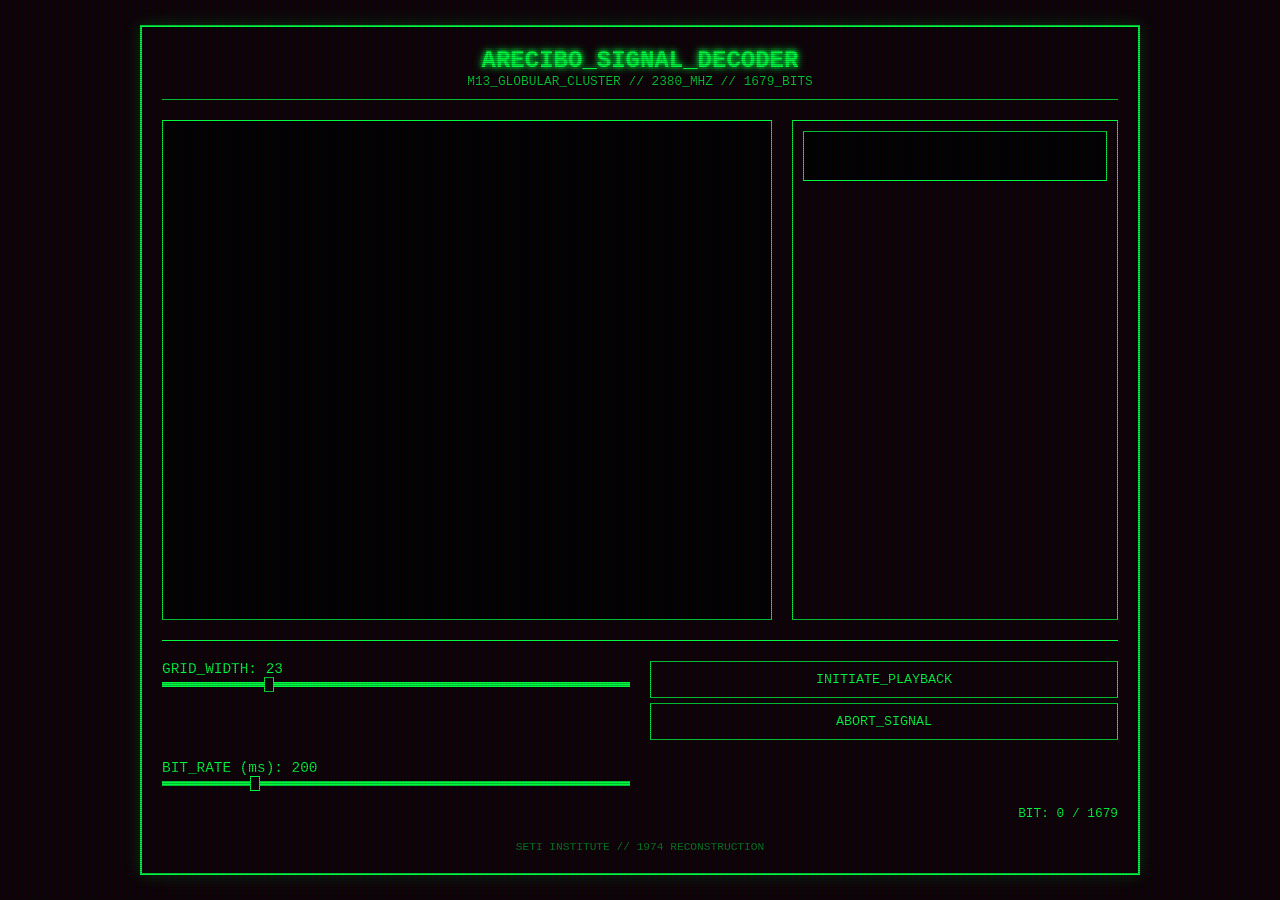
<file: index.html>
<!DOCTYPE html>
<html lang="en">
<head>
    <meta charset="UTF-8">
    <meta name="viewport" content="width=device-width, initial-scale=1.0">
    <title>Arecibo Audio Decoder</title>
    <link rel="stylesheet" href="style.css">
</head>
<body class="crt-effect">
    <div id="app">
        <header>
            <h1>ARECIBO_SIGNAL_DECODER</h1>
            <p class="subtitle">M13_GLOBULAR_CLUSTER // 2380_MHZ // 1679_BITS</p>
        </header>

        <main>
            <div id="display-container">
                <div id="grid-viewport">
                    <canvas id="decoder-grid"></canvas>
                </div>
                <div id="signal-monitor">
                    <div id="bit-indicator"></div>
                    <div id="scope-visualization"></div>
                </div>
            </div>

            <div id="controls">
                <div class="control-group">
                    <label for="width-slider">GRID_WIDTH: <span id="width-value">23</span></label>
                    <input type="range" id="width-slider" min="1" max="100" value="23">
                </div>

                <div class="control-group">
                    <button id="play-btn">INITIATE_PLAYBACK</button>
                    <button id="stop-btn">ABORT_SIGNAL</button>
                </div>

                <div class="control-group">
                    <label for="speed-slider">BIT_RATE (ms): <span id="speed-value">100</span></label>
                    <input type="range" id="speed-slider" min="10" max="1000" value="100">
                </div>

                <div id="status-panel">
                    <div id="semiprime-alert" class="">SEMIPRIME_DETECTED</div>
                    <div id="bit-counter">BIT: 0 / 1679</div>
                </div>
            </div>
        </main>

        <footer>
            <p>SETI INSTITUTE // 1974 RECONSTRUCTION</p>
        </footer>
    </div>
    <script src="app.js"></script>
</body>
</html>
</file>
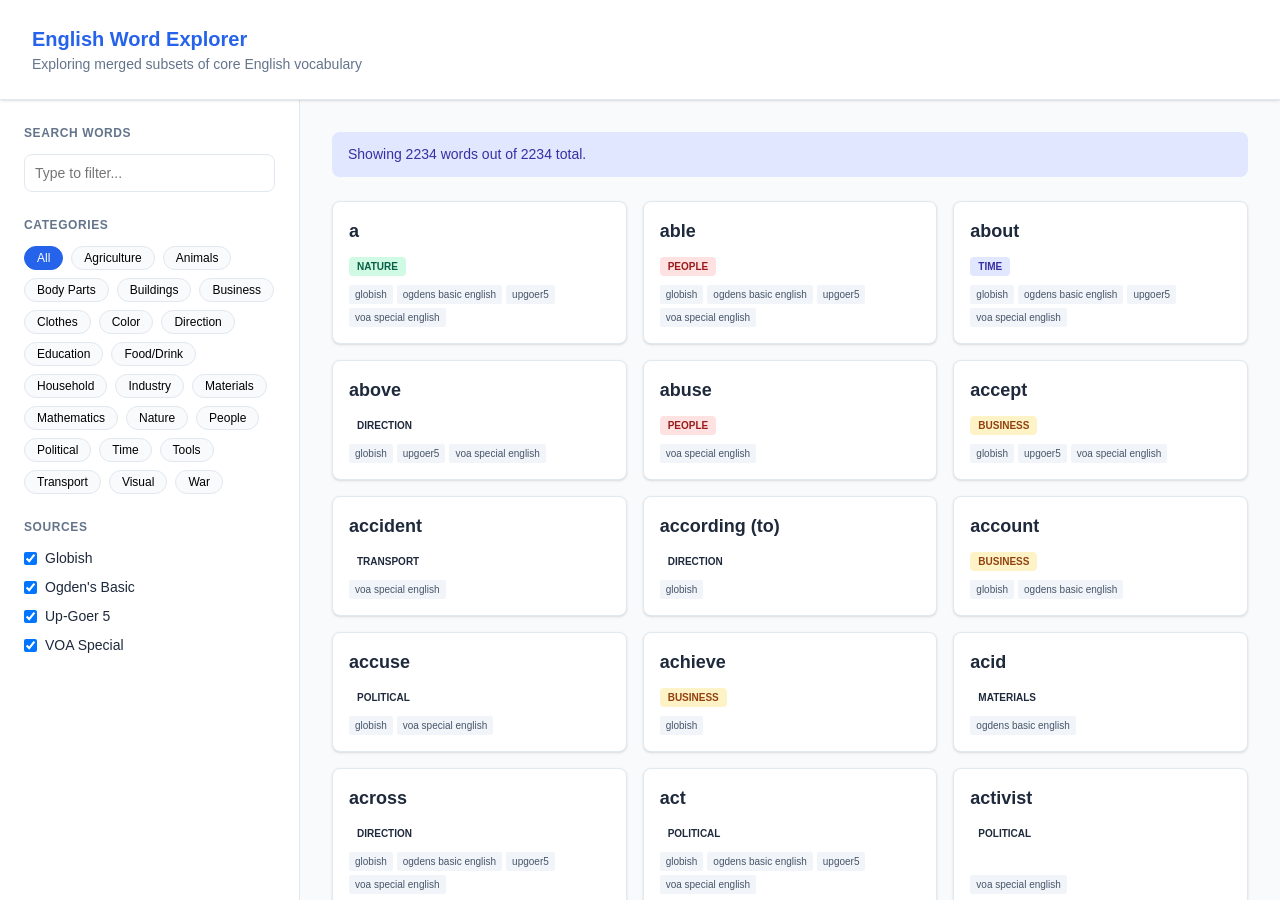
<file: english_subsets/index.html>
<!DOCTYPE html>
<html lang="en">
<head>
    <meta charset="UTF-8">
    <meta name="viewport" content="width=device-width, initial-scale=1.0">
    <title>English Word Subsets Explorer</title>
    <style>
        :root {
            --primary: #2563eb;
            --bg: #f8fafc;
            --card-bg: #ffffff;
            --text: #1e293b;
            --text-muted: #64748b;
            --border: #e2e8f0;
            --radius: 8px;
            --shadow: 0 1px 3px 0 rgb(0 0 0 / 0.1), 0 1px 2px -1px rgb(0 0 0 / 0.1);
        }

        * { box-sizing: border-box; margin: 0; padding: 0; }

        body {
            font-family: -apple-system, BlinkMacSystemFont, "Segoe UI", Roboto, Helvetica, Arial, sans-serif;
            background-color: var(--bg);
            color: var(--text);
            line-height: 1.5;
            display: flex;
            flex-direction: column;
            height: 100vh;
        }

        header {
            background: #fff;
            padding: 1.5rem 2rem;
            border-bottom: 1px solid var(--border);
            display: flex;
            justify-content: space-between;
            align-items: center;
            box-shadow: var(--shadow);
            z-index: 10;
        }

        .header-left h1 { font-size: 1.25rem; font-weight: 700; color: var(--primary); }
        .header-left p { font-size: 0.875rem; color: var(--text-muted); }

        .container {
            display: flex;
            flex: 1;
            overflow: hidden;
        }

        aside {
            width: 300px;
            background: #fff;
            border-right: 1px solid var(--border);
            padding: 1.5rem;
            overflow-y: auto;
            display: flex;
            flex-direction: column;
            gap: 1.5rem;
        }

        main {
            flex: 1;
            padding: 2rem;
            overflow-y: auto;
            position: relative;
        }

        .filter-group h3 {
            font-size: 0.75rem;
            text-transform: uppercase;
            letter-spacing: 0.05em;
            color: var(--text-muted);
            margin-bottom: 0.75rem;
        }

        input[type="text"] {
            width: 100%;
            padding: 0.625rem;
            border: 1px solid var(--border);
            border-radius: var(--radius);
            font-size: 0.875rem;
            outline: none;
            transition: border-color 0.2s;
        }

        input[type="text"]:focus { border-color: var(--primary); }

        .tag-list { display: flex; flex-wrap: wrap; gap: 0.5rem; }

        .tag-btn {
            background: var(--bg);
            border: 1px solid var(--border);
            padding: 0.25rem 0.75rem;
            border-radius: 9999px;
            font-size: 0.75rem;
            cursor: pointer;
            transition: all 0.2s;
        }

        .tag-btn.active {
            background: var(--primary);
            color: #fff;
            border-color: var(--primary);
        }

        .source-checkbox {
            display: flex;
            align-items: center;
            gap: 0.5rem;
            font-size: 0.875rem;
            margin-bottom: 0.5rem;
            cursor: pointer;
        }

        .stats-banner {
            background: #e0e7ff;
            color: #3730a3;
            padding: 0.75rem 1rem;
            border-radius: var(--radius);
            margin-bottom: 1.5rem;
            font-size: 0.875rem;
            font-weight: 500;
        }

        .word-grid {
            display: grid;
            grid-template-columns: repeat(auto-fill, minmax(240px, 1fr));
            gap: 1rem;
        }

        .word-card {
            background: var(--card-bg);
            padding: 1rem;
            border-radius: var(--radius);
            border: 1px solid var(--border);
            box-shadow: var(--shadow);
            display: flex;
            flex-direction: column;
            gap: 0.5rem;
            transition: transform 0.2s;
        }

        .word-card:hover { transform: translateY(-2px); }

        .word-name { font-weight: 700; font-size: 1.125rem; }

        .word-category {
            display: inline-block;
            font-size: 0.625rem;
            font-weight: 700;
            padding: 0.125rem 0.5rem;
            border-radius: 4px;
            text-transform: uppercase;
        }

        .sources {
            display: flex;
            gap: 0.25rem;
            flex-wrap: wrap;
            margin-top: auto;
        }

        .source-pill {
            font-size: 0.625rem;
            background: #f1f5f9;
            color: #475569;
            padding: 0.125rem 0.375rem;
            border-radius: 2px;
        }

        #loading-overlay {
            position: absolute;
            inset: 0;
            background: rgba(255,255,255,0.8);
            display: flex;
            justify-content: center;
            align-items: center;
            z-index: 20;
            font-weight: 600;
        }

        /* Category Colors */
        .cat-People { background: #fee2e2; color: #991b1b; }
        .cat-Business { background: #fef3c7; color: #92400e; }
        .cat-Visual { background: #dcfce7; color: #166534; }
        .cat-Nature { background: #d1fae5; color: #065f46; }
        .cat-Time { background: #e0e7ff; color: #3730a3; }
        .cat-Mathematics { background: #f3e8ff; color: #6b21a8; }
        .cat-Default { background: #f1f5f9; color: #475569; }

        @media (max-width: 768px) {
            .container { flex-direction: column; }
            aside { width: 100%; height: auto; max-height: 40vh; border-right: none; border-bottom: 1px solid var(--border); }
        }
    </style>
</head>
<body>

<header>
    <div class="header-left">
        <h1>English Word Explorer</h1>
        <p>Exploring merged subsets of core English vocabulary</p>
    </div>
</header>

<div class="container">
    <aside>
        <div class="filter-group">
            <h3>Search Words</h3>
            <input type="text" id="search-input" placeholder="Type to filter...">
        </div>

        <div class="filter-group">
            <h3>Categories</h3>
            <div class="tag-list" id="category-tags">
                <!-- JS Populated -->
            </div>
        </div>

        <div class="filter-group">
            <h3>Sources</h3>
            <div id="source-filters">
                <label class="source-checkbox"><input type="checkbox" value="globish" checked> Globish</label>
                <label class="source-checkbox"><input type="checkbox" value="ogdens_basic_english" checked> Ogden's Basic</label>
                <label class="source-checkbox"><input type="checkbox" value="upgoer5" checked> Up-Goer 5</label>
                <label class="source-checkbox"><input type="checkbox" value="voa_special_english" checked> VOA Special</label>
            </div>
        </div>
    </aside>

    <main>
        <div id="loading-overlay">Merging datasets...</div>
        <div class="stats-banner" id="stats-banner">
            Loading data...
        </div>
        <div class="word-grid" id="word-grid">
            <!-- JS Populated -->
        </div>
    </main>
</div>

<script>
    const FILES = [
        'globish.csv',
        'ogdens_basic_english.csv',
        'upgoer5.csv',
        'voa_special_english.csv'
    ];

    const ALLOWED_CATEGORIES = [
        "People", "Business", "Visual", "Nature", "Time", "Mathematics", 
        "Education", "Direction", "Political", "Body Parts", "Household", 
        "War", "Transport", "Materials", "Food/Drink", "Industry", 
        "Agriculture", "Tools", "Buildings", "Animals", "Clothes", "Color"
    ];

    let allWords = [];
    let activeCategory = null;

    async function init() {
        try {
            const dataMap = new Map();

            // Fetch and parse all files
            await Promise.all(FILES.map(async (filename) => {
                const response = await fetch(filename);
                const text = await response.text();
                const sourceName = filename.replace('.csv', '');
                
                text.split('\n').forEach(line => {
                    const [word, category] = line.split(',').map(s => s?.trim());
                    if (!word || !category || !ALLOWED_CATEGORIES.includes(category)) return;

                    if (!dataMap.has(word)) {
                        dataMap.set(word, { word, catCounts: {}, sources: new Set() });
                    }
                    
                    const entry = dataMap.get(word);
                    entry.catCounts[category] = (entry.catCounts[category] || 0) + 1;
                    entry.sources.add(sourceName);
                });
            }));

            // Resolve to single category
            allWords = Array.from(dataMap.values()).map(entry => {
                const sortedCats = Object.entries(entry.catCounts).sort((a, b) => {
                    if (b[1] !== a[1]) return b[1] - a[1]; // Most frequent
                    return a[0].localeCompare(b[0]); // Alphabetical tie-breaker
                });

                return {
                    word: entry.word,
                    category: sortedCats[0][0],
                    sources: Array.from(entry.sources).sort()
                };
            }).sort((a, b) => a.word.localeCompare(b.word));

            document.getElementById('loading-overlay').style.display = 'none';
            renderCategoryTags();
            render();
            
            // Event Listeners
            document.getElementById('search-input').addEventListener('input', render);
            document.querySelectorAll('#source-filters input').forEach(cb => cb.addEventListener('change', render));
            
        } catch (err) {
            console.error("Failed to load datasets:", err);
            document.getElementById('stats-banner').textContent = "Error loading data. Please ensure you are viewing this via a local server.";
        }
    }

    function renderCategoryTags() {
        const container = document.getElementById('category-tags');
        const sortedCats = [...ALLOWED_CATEGORIES].sort();
        
        container.innerHTML = `<button class="tag-btn active" onclick="setCategory(null)">All</button>`;
        sortedCats.forEach(cat => {
            const btn = document.createElement('button');
            btn.className = 'tag-btn';
            btn.textContent = cat;
            btn.onclick = () => setCategory(cat);
            container.appendChild(btn);
        });
    }

    function setCategory(cat) {
        activeCategory = cat;
        document.querySelectorAll('.tag-btn').forEach(btn => {
            btn.classList.toggle('active', btn.textContent === (cat || 'All'));
        });
        render();
    }

    function render() {
        const query = document.getElementById('search-input').value.toLowerCase();
        const activeSources = Array.from(document.querySelectorAll('#source-filters input:checked')).map(cb => cb.value);
        
        const filtered = allWords.filter(item => {
            const matchesSearch = item.word.toLowerCase().includes(query);
            const matchesCat = !activeCategory || item.category === activeCategory;
            const matchesSource = item.sources.some(s => activeSources.includes(s));
            return matchesSearch && matchesCat && matchesSource;
        });

        document.getElementById('stats-banner').textContent = 
            `Showing ${filtered.length} words out of ${allWords.length} total.`;

        const grid = document.getElementById('word-grid');
        grid.innerHTML = filtered.slice(0, 500).map(item => `
            <div class="word-card">
                <div class="word-name">${item.word}</div>
                <div>
                    <span class="word-category cat-${item.category.replace(/ /g, '') || 'Default'}">${item.category}</span>
                </div>
                <div class="sources">
                    ${item.sources.map(s => `<span class="source-pill">${s.replace(/_/g, ' ')}</span>`).join('')}
                </div>
            </div>
        `).join('');

        if (filtered.length > 500) {
            grid.innerHTML += `<div style="grid-column: 1/-1; text-align: center; padding: 2rem; color: var(--text-muted);">... and ${filtered.length - 500} more words. Narrow your search to see more.</div>`;
        }
    }

    init();
</script>
</body>
</html>
</file>
<file: style.css>
:root {
    --primary-color: #00ff41; /* Classic Matrix/Green Terminal color */
    --bg-color: #0d0208;
    --text-glow: 0 0 5px var(--primary-color), 0 0 10px var(--primary-color);
    --crt-scanline: rgba(18, 16, 16, 0.1);
}

* {
    box-sizing: border-box;
    margin: 0;
    padding: 0;
}

body {
    background-color: var(--bg-color);
    color: var(--primary-color);
    font-family: 'Courier New', Courier, monospace;
    height: 100vh;
    display: flex;
    justify-content: center;
    align-items: center;
    overflow: hidden;
}

#app {
    width: 90%;
    max-width: 1000px;
    border: 2px solid var(--primary-color);
    padding: 20px;
    position: relative;
    box-shadow: 0 0 15px rgba(0, 255, 65, 0.2);
}

header {
    text-align: center;
    margin-bottom: 20px;
    border-bottom: 1px solid var(--primary-color);
    padding-bottom: 10px;
}

h1 {
    font-size: 1.5rem;
    text-shadow: var(--text-glow);
}

.subtitle {
    font-size: 0.8rem;
    opacity: 0.8;
}

#display-container {
    display: flex;
    gap: 20px;
    margin-bottom: 20px;
    height: 500px; /* Cap the viewer height */
}

#grid-viewport {
    flex: 2;
    background: #000;
    border: 1px solid var(--primary-color);
    overflow-y: auto;
    overflow-x: hidden;
    position: relative;
}

/* Custom Scrollbar Styling */
#grid-viewport::-webkit-scrollbar {
    width: 8px;
}

#grid-viewport::-webkit-scrollbar-track {
    background: var(--bg-color);
    border-left: 1px solid rgba(0, 255, 65, 0.2);
}

#grid-viewport::-webkit-scrollbar-thumb {
    background: rgba(0, 255, 65, 0.3);
    border: 1px solid var(--primary-color);
}

#grid-viewport::-webkit-scrollbar-thumb:hover {
    background: var(--primary-color);
    box-shadow: var(--text-glow);
}

/* Firefox support */
#grid-viewport {
    scrollbar-width: thin;
    scrollbar-color: rgba(0, 255, 65, 0.3) var(--bg-color);
}

#decoder-grid {
    display: block;
    width: 100%;
    /* Height will be set dynamically via JS */
}

#signal-monitor {
    flex: 1;
    border: 1px solid var(--primary-color);
    display: flex;
    flex-direction: column;
    padding: 10px;
}

#bit-indicator {
    width: 100%;
    height: 50px;
    background: #000;
    border: 1px solid var(--primary-color);
    margin-bottom: 10px;
}

#bit-indicator.active-0 { background-color: #1a1a1a; }
#bit-indicator.active-1 { background-color: var(--primary-color); box-shadow: var(--text-glow); }

#controls {
    display: grid;
    grid-template-columns: repeat(2, 1fr);
    gap: 20px;
    padding-top: 20px;
    border-top: 1px solid var(--primary-color);
}

.control-group {
    display: flex;
    flex-direction: column;
    gap: 5px;
}

label {
    font-size: 0.9rem;
}

input[type="range"] {
    -webkit-appearance: none;
    background: transparent;
}

input[type="range"]::-webkit-slider-runnable-track {
    width: 100%;
    height: 5px;
    cursor: pointer;
    background: var(--primary-color);
}

input[type="range"]::-webkit-slider-thumb {
    height: 15px;
    width: 10px;
    background: var(--bg-color);
    border: 1px solid var(--primary-color);
    cursor: pointer;
    -webkit-appearance: none;
    margin-top: -5px;
}

button {
    background: transparent;
    border: 1px solid var(--primary-color);
    color: var(--primary-color);
    padding: 10px;
    cursor: pointer;
    font-family: inherit;
    transition: all 0.2s ease;
}

button:hover {
    background: var(--primary-color);
    color: var(--bg-color);
}

#status-panel {
    grid-column: span 2;
    display: flex;
    justify-content: space-between;
    font-size: 0.8rem;
}

#semiprime-alert {
    visibility: hidden;
    color: #ff0000;
}

#semiprime-alert.visible {
    visibility: visible;
    text-shadow: 0 0 5px #ff0000;
}

footer {
    margin-top: 20px;
    text-align: center;
    font-size: 0.7rem;
    opacity: 0.5;
}

/* CRT EFFECTS */
.crt-effect::before {
    content: " ";
    display: block;
    position: absolute;
    top: 0; left: 0; bottom: 0; right: 0;
    background: linear-gradient(rgba(18, 16, 16, 0) 50%, rgba(0, 0, 0, 0.25) 50%), linear-gradient(90deg, rgba(255, 0, 0, 0.06), rgba(0, 255, 0, 0.02), rgba(0, 0, 255, 0.06));
    z-index: 2;
    background-size: 100% 2px, 3px 100%;
    pointer-events: none;
}
</file>
